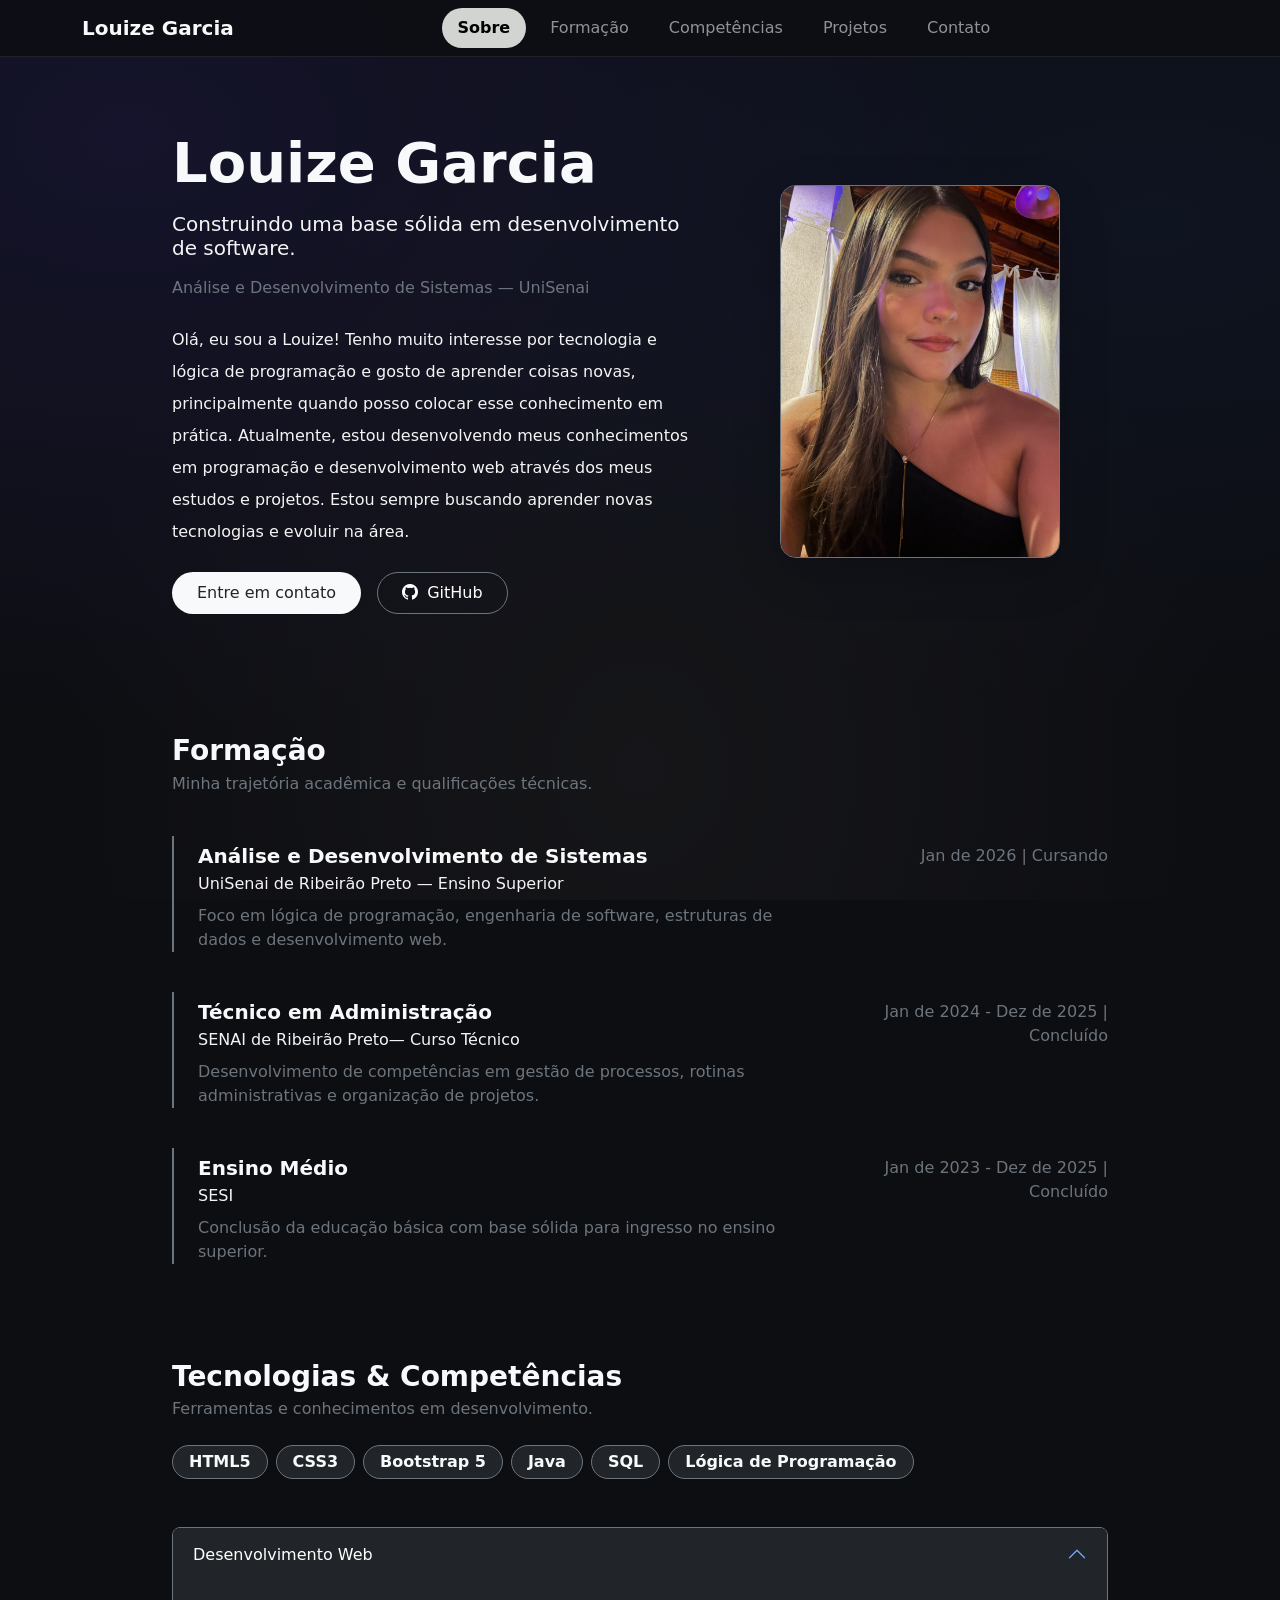
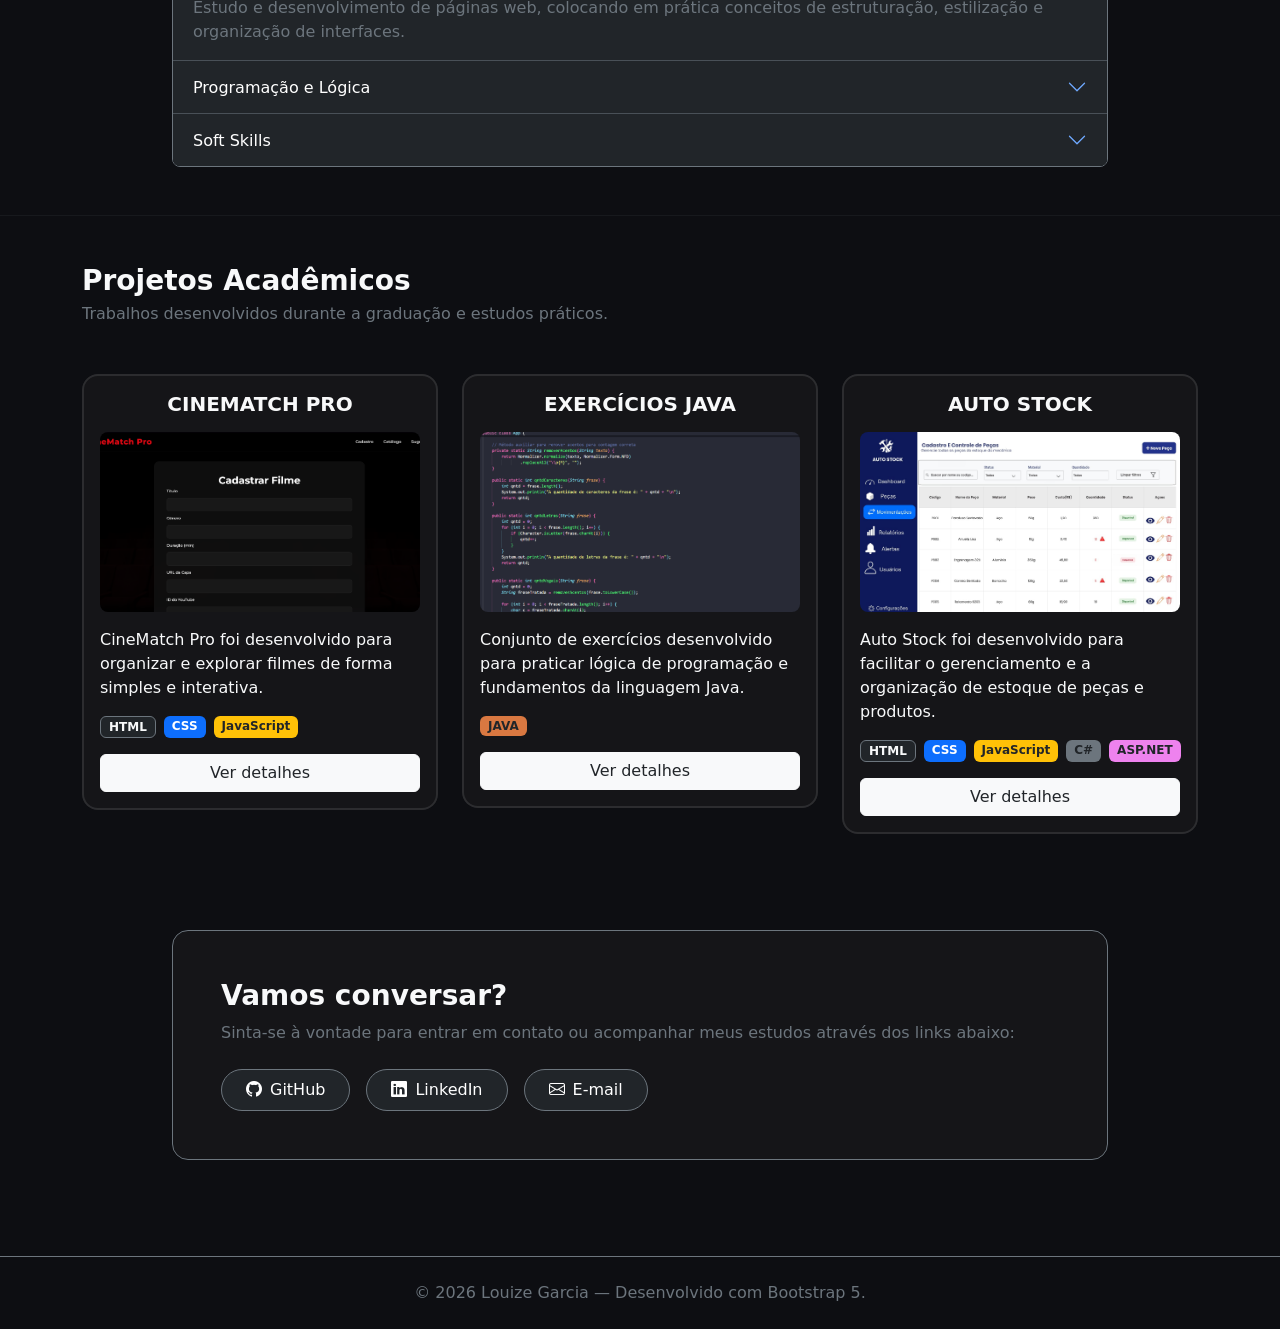
<file: index.html>
<!DOCTYPE html>
<html lang="pt-br">
<head>
    <meta charset="UTF-8">
    <meta name="viewport" content="width=device-width, initial-scale=1.0">
    <title>Louize Garcia | Portfólio</title>
    <!-- Bootstrap CSS -->
    <link href="https://cdn.jsdelivr.net/npm/bootstrap@5.3.3/dist/css/bootstrap.min.css" rel="stylesheet">
    <!-- Ícones do Bootstrap -->
    <link rel="stylesheet" href="https://cdn.jsdelivr.net/npm/bootstrap-icons@1.11.3/font/bootstrap-icons.min.css">
    <!-- Arquivo CSS Externo -->
    <link rel="stylesheet" href="style.css">
</head>
<body data-bs-spy="scroll" 
data-bs-target="#navMenu"  
data-bs-smooth-scroll="true">

    <!-- NAVBAR -->
    <nav class="navbar navbar-expand-md sticky-top navbar-custom navbar-dark"> 
        <div class="container">
            <a class="navbar-brand fw-bold text-light" href="#sobre">Louize Garcia</a>

            <button class="navbar-toggler" type="button" data-bs-toggle="collapse" data-bs-target="#navmenu">
                <span class="navbar-toggler-icon"></span>
            </button>

            <div class="collapse navbar-collapse" id="navmenu">
                <ul class="navbar-nav mx-auto d-flex gap-2 my-2 my-md-0" id="navMenu">
                    <li class="nav-item">
                        <a class="nav-link rounded-pill px-3" href="#sobre">Sobre</a>
                    </li>
                    <li class="nav-item">
                        <a class="nav-link rounded-pill px-3" href="#formacao">Formação</a>
                    </li>
                    <li class="nav-item">
                        <a class="nav-link rounded-pill px-3" href="#competencias">Competências</a>
                    </li>
                    <li class="nav-item">
                        <a class="nav-link rounded-pill px-3" href="#projetos">Projetos</a>
                    </li>
                    <li class="nav-item">
                        <a class="nav-link rounded-pill px-3" href="#contato">Contato</a>
                    </li>
                </ul>
            </div>
        </div>
    </nav>

    <!-- SEÇÃO SOBRE -->
    <section id="sobre" class="py-5">
        <div class="container" style="max-width: 960px;">
            <div class="row align-items-center gy-4 py-4">
                <div class="col-md-7">
                    <h1 class="display-4 fw-bold text-light mb-3">Louize Garcia</h1>
                    <h2 class="fs-5 fw-medium mb-3">Construindo uma base sólida em desenvolvimento de software.</h2>
                    <p class="text-secondary mb-4 fs-6">Análise e Desenvolvimento de Sistemas — UniSenai</p>
                    <p class="lh-lg mb-4 fs-6">
                        Olá, eu sou a Louize! Tenho muito interesse por tecnologia e lógica de programação e gosto de aprender coisas novas, principalmente quando posso colocar esse conhecimento em prática. Atualmente, estou desenvolvendo meus conhecimentos em programação e desenvolvimento web através dos meus estudos e projetos. Estou sempre buscando aprender novas tecnologias e evoluir na área.
                    </p>

                    <div class="d-flex flex-wrap gap-3 mt-4">
                        <a href="#contato" class="btn rounded-pill px-4 py-2 fw-medium text-dark bg-light">Entre em contato</a>
                        <a href="https://github.com/louizevinciaqui" target="_blank" class="btn rounded-pill px-4 py-2 fw-medium text-white border-secondary bg-transparent">
                            <i class="bi bi-github me-1"></i> GitHub
                        </a>
                    </div>
                </div>

                <div class="col-md-5 text-center">
                    <img src="img/foto.jpeg" alt="Foto de Louize Garcia" class="img-fluid rounded-4 shadow-lg border border-secondary" style="max-width: 280px;" >
            </div>
        </div>
    </section>

    <!-- SEÇÃO FORMAÇÃO -->
    <section id="formacao" class="py-5">
        <div class="container" style="max-width: 960px;">
            <h2 class="fs-3 fw-bold text-light mb-1">Formação</h2>
            <p class="text-secondary mb-5 fs-6">Minha trajetória acadêmica e qualificações técnicas.</p>

            <div class="border-start border-2 border-secondary ps-4 mb-5">
                <div class="row gy-2">
                    <div class="col-md-8">
                        <h3 class="fs-5 fw-bold text-light mb-1">Análise e Desenvolvimento de Sistemas</h3>
                        <p class="mb-2 fw-medium">UniSenai de Ribeirão Preto — Ensino Superior</p>
                        <p class="text-secondary fs-6 mb-0">
                            Foco em lógica de programação, engenharia de software, estruturas de dados e desenvolvimento web.
                        </p>
                    </div>
                    <div class="col-md-4 text-md-end">
                        <span class="text-secondary fs-6">Jan de 2026 | Cursando</span>
                    </div>
                </div>
            </div>

            <div class="border-start border-2 border-secondary ps-4 mb-5">
                <div class="row gy-2">
                    <div class="col-md-8">
                        <h3 class="fs-5 fw-bold text-light mb-1">Técnico em Administração</h3>
                        <p class="mb-2 fw-medium">SENAI de Ribeirão Preto— Curso Técnico</p>
                        <p class="text-secondary fs-6 mb-0">
                            Desenvolvimento de competências em gestão de processos, rotinas administrativas e organização de projetos.
                        </p>
                    </div>
                    <div class="col-md-4 text-md-end">
                        <span class="text-secondary fs-6">Jan de 2024 - Dez de 2025 | Concluído </span>
                    </div>
                </div>
            </div>

            <div class="border-start border-2 border-secondary ps-4">
                <div class="row gy-2">
                    <div class="col-md-8">
                        <h3 class="fs-5 fw-bold text-light mb-1">Ensino Médio</h3>
                        <p class="mb-2 fw-medium">SESI</p>
                        <p class="text-secondary fs-6 mb-0">
                            Conclusão da educação básica com base sólida para ingresso no ensino superior.
                        </p>
                    </div>
                    <div class="col-md-4 text-md-end">
                        <span class="text-secondary fs-6"> Jan de 2023 - Dez de 2025 | Concluído</span>
                    </div>
                </div>
            </div>
        </div>
    </section>

    <!-- SEÇÃO COMPETÊNCIAS -->
    <section id="competencias" class="py-5">
        <div class="container" style="max-width: 960px;">
            <h2 class="fs-3 fw-bold text-light mb-1">Tecnologias & Competências</h2>
            <p class="text-secondary mb-4 fs-6">Ferramentas e conhecimentos em desenvolvimento.</p>

            <!-- Badges -->
            <div class="d-flex flex-wrap gap-2 mb-5">
                <span class="badge rounded-pill bg-dark border border-secondary text-light px-3 py-2 fs-6">HTML5</span>
                <span class="badge rounded-pill bg-dark border border-secondary text-light px-3 py-2 fs-6">CSS3</span>
                <span class="badge rounded-pill bg-dark border border-secondary text-light px-3 py-2 fs-6">Bootstrap 5</span>
                <span class="badge rounded-pill bg-dark border border-secondary text-light px-3 py-2 fs-6">Java</span>
                <span class="badge rounded-pill bg-dark border border-secondary text-light px-3 py-2 fs-6">SQL</span>
                <span class="badge rounded-pill bg-dark border border-secondary text-light px-3 py-2 fs-6">Lógica de Programação</span>
            </div>

            <!-- ACCORDION BOOTSTRAP -->
            <div class="accordion accordion-flush rounded-3 border border-secondary overflow-hidden" id="accordionCompetencias" data-bs-theme="dark">
                
                <div class="accordion-item bg-dark text-white">
                    <h2 class="accordion-header">
                        <button class="accordion-button bg-dark text-white shadow-none fw-medium" type="button" data-bs-toggle="collapse" data-bs-target="#collapseUm">
                         Desenvolvimento Web
                        </button>
                    </h2>
                    <div id="collapseUm" class="accordion-collapse collapse show" data-bs-parent="#accordionCompetencias">
                        <div class="accordion-body text-secondary fs-6">
                            Estudo e desenvolvimento de páginas web, colocando em prática conceitos de estruturação, estilização e organização de interfaces.
                        </div>
                    </div>
                </div>

                <div class="accordion-item bg-dark text-white">
                    <h2 class="accordion-header">
                        <button class="accordion-button collapsed bg-dark text-white shadow-none fw-medium" type="button" data-bs-toggle="collapse" data-bs-target="#collapseDois">
                         Programação e Lógica
                        </button>
                    </h2>
                    <div id="collapseDois" class="accordion-collapse collapse" data-bs-parent="#accordionCompetencias">
                        <div class="accordion-body text-secondary fs-6">
                            Prática de lógica de programação utilizando Java, com desenvolvimento de exercícios e resolução de problemas para fortalecer o raciocínio e os fundamentos da programação.
                        </div>
                    </div>
                </div>

                <div class="accordion-item bg-dark text-white">
                    <h2 class="accordion-header">
                        <button class="accordion-button collapsed bg-dark text-white shadow-none fw-medium" type="button" data-bs-toggle="collapse" data-bs-target="#collapseTres">
                         Soft Skills
                        </button>
                    </h2>
                    <div id="collapseTres" class="accordion-collapse collapse" data-bs-parent="#accordionCompetencias">
                        <div class="accordion-body text-secondary fs-6">
                            Organização, pensamento analítico, criatividade e capacidade de aprender novas tecnologias. Também valorizo o trabalho em equipe, a comunicação e a busca constante por evolução.
                        </div>
                    </div>
                </div>

            </div>
        </div>
    </section>

    <!-- SEÇÃO PROJETOS ACADÊMICOS -->
    <section id="projetos" class="py-5 border-top border-secondary border-opacity-10">
        <div class="container" style="max-width: 1140px;">
            <h2 class="fs-3 fw-bold text-light mb-1">Projetos Acadêmicos</h2>
            <p class="text-secondary mb-5 fs-6">Trabalhos desenvolvidos durante a graduação e estudos práticos.</p>

            <div class="row g-4 align-items-start">

                <!-- CARD 1: CINEMATCH PRO -->
                <div class="col-md-4">
                    <div class="card-custom p-3 rounded-4 h-100 d-flex flex-column">
                        <h3 class="fs-5 fw-bold text-light text-center mb-3 text-uppercase">CINEMATCH PRO</h3>
                        
                        <div class="mb-3 overflow-hidden rounded-3 bg-black" style="height: 180px;">
                            <img src="img/cinematch.png" alt="Projeto Cinematch Pro" class="w-100 h-100 object-fit-cover">
                        </div>

                        <p class="text-light fs-6 mb-3">
                            CineMatch Pro foi desenvolvido para organizar e explorar filmes de forma simples e interativa.
                        </p>

                        <div class="d-flex gap-2 mb-3">
                            <span class="badge bg-dark border border-secondary px-2 py-1 text-light">HTML</span>
                            <span class="badge bg-primary px-2 py-1">CSS</span>
                            <span class="badge bg-warning text-dark px-2 py-1">JavaScript</span>
                        </div>

                        <!-- Botão e Conteúdo Expansível -->
                        <button class="btn btn-light text-dark w-100 fw-medium mt-auto" type="button" data-bs-toggle="collapse" data-bs-target="#detalhe1" aria-expanded="false">
                            Ver detalhes
                        </button>
                        
                        <div class="collapse mt-2" id="detalhe1">
                            <div class="p-3 rounded-3 bg-light text-dark fs-6">
                                <p class="mb-3">Aplicação para gerenciamento de uma coleção de filmes, com cadastro, consulta e organização dos títulos. A interface foi desenvolvida para proporcionar uma navegação simples e intuitiva pelo catálogo.</p>
                                <a href="https://louizevinciaqui.github.io/cinematch-pro/" target="_blank" class="btn btn-outline-dark btn-sm rounded-2">Abrir projeto</a>
                            </div>
                        </div>
                    </div>
                </div>

                <!-- CARD 2: EXERCÍCIOS JAVA -->
                <div class="col-md-4">
                    <div class="card-custom p-3 rounded-4 h-100 d-flex flex-column">
                        <h3 class="fs-5 fw-bold text-light text-center mb-3 text-uppercase">EXERCÍCIOS JAVA</h3>
                        
                        <div class="mb-3 overflow-hidden rounded-3 bg-black" style="height: 180px;">
                            <img src="img/java.png" alt="Exercicio de Java" class="w-100 h-100 object-fit-cover">
                        </div>

                        <p class="text-light fs-6 mb-3">
                            Conjunto de exercícios desenvolvido para praticar lógica de programação e fundamentos da linguagem Java.
                        </p>

                        <div class="d-flex gap-2 mb-3">
                            <span class="badge bg-laranja text-dark px-2 py-1">JAVA</span>
                        </div>

                        <button class="btn btn-light text-dark w-100 fw-medium mt-auto" type="button" data-bs-toggle="collapse" data-bs-target="#detalhe2" aria-expanded="false">
                            Ver detalhes
                        </button>
                        
                        <div class="collapse mt-2" id="detalhe2">
                            <div class="p-3 rounded-3 bg-light text-dark fs-6">
                                <p class="mb-3">Repositório com 10 exercícios desenvolvidos durante meus estudos de lógica de programação em Java. As atividades foram utilizadas para praticar a construção de algoritmos, resolução de problemas e aplicação dos fundamentos da linguagem.</p>
                                <a href="https://github.com/louizevinciaqui/SENAI-DBACK" target="_blank" class="btn btn-outline-dark btn-sm rounded-2">Ver no GitHub</a>
                            </div>
                        </div>
                    </div>
                </div>

                <!-- CARD 3: AUTO STOCK -->
                <div class="col-md-4">
                    <div class="card-custom p-3 rounded-4 h-100 d-flex flex-column">
                        <h3 class="fs-5 fw-bold text-light text-center mb-3 text-uppercase">AUTO STOCK</h3>
                        
                        <div class="mb-3 overflow-hidden rounded-3 bg-black" style="height: 180px;">
                            <img src="img/autostock.jpeg" alt="Projeto Auto Stock" class="w-100 h-100 object-fit-cover" >
                        </div>

                        <p class="text-light fs-6 mb-3">
                            Auto Stock foi desenvolvido para facilitar o gerenciamento e a organização de estoque de peças e produtos.
                        </p>

                        <div class="d-flex gap-2 mb-3">
                            <span class="badge bg-dark border border-secondary px-2 py-1 text-light">HTML</span>
                            <span class="badge bg-primary px-2 py-1">CSS</span>
                            <span class="badge bg-warning text-dark px-2 py-1">JavaScript</span>
                            <span class="badge bg-secondary text-dark px-2 py-1">C#</span>
                            <span class="badge bg-violeta text-dark px-2 py-1">ASP.NET</span>
                        </div>

                        <button class="btn btn-light text-dark w-100 fw-medium mt-auto" type="button" data-bs-toggle="collapse" data-bs-target="#detalhe3" aria-expanded="false">
                            Ver detalhes
                        </button>
                        
                        <div class="collapse mt-2" id="detalhe3">
                            <div class="p-3 rounded-3 bg-light text-dark fs-6">
                                <p class="mb-3">Sistema web de gerenciamento de estoque, desenvolvido para permitir o cadastro, consulta, edição e exclusão de produtos, além do controle de quantidade e movimentação de itens. O projeto foi desenvolvido como atividade acadêmica do curso de Análise e Desenvolvimento de Sistemas.</p>
                                <a href="https://github.com/Luiz-aoms/SistemaAutoStock" target="_blank" class="btn btn-outline-dark btn-sm rounded-2">Ver no GitHub</a>
                            </div>
                        </div>
                    </div>
                </div>

            </div>
        </div>
    </section>

    <!-- SEÇÃO CONTATO -->
    <section id="contato" class="py-5 mb-5">
        <div class="container" style="max-width: 960px;">
            <div class="p-5 rounded-4 border border-secondary bg-card">
                <h2 class="fs-3 fw-bold text-light mb-2">Vamos conversar?</h2>
                <p class="text-secondary mb-4 fs-6">Sinta-se à vontade para entrar em contato ou acompanhar meus estudos através dos links abaixo:</p>

                <div class="d-flex flex-wrap gap-3">
                    <a href="https://github.com/louizevinciaqui" target="_blank" class="btn btn-dark border-secondary px-4 py-2 rounded-pill">
                        <i class="bi bi-github me-2"></i>GitHub
                    </a>
                    <a href="https://www.linkedin.com/in/louizegarcia/" target="_blank" class="btn btn-dark border-secondary px-4 py-2 rounded-pill">
                        <i class="bi bi-linkedin me-2"></i>LinkedIn
                    </a>
                    <a href="mailto:louizevinciaqui@outlook.com" class="btn btn-dark border-secondary px-4 py-2 rounded-pill">
                        <i class="bi bi-envelope me-2"></i>E-mail
                    </a>
                </div>
            </div>
        </div>
    </section>

    <!-- FOOTER -->
    <footer class="py-4 border-top border-secondary text-center text-secondary fs-6">
        <div class="container">
            <p class="mb-0">© 2026 Louize Garcia — Desenvolvido com Bootstrap 5.</p>
        </div>
    </footer>

    <!-- SCRIPT DO BOOTSTRAP (ESSENCIAL PARA OS CLIQUES FUNCIONAREM) -->
    <script src="https://cdn.jsdelivr.net/npm/bootstrap@5.3.3/dist/js/bootstrap.bundle.min.js"></script>
</body>
</html>
</file>
<file: style.css>
body {
    background-color: #0d0e12;
    background-image: 
        radial-gradient(at 10% 15%, rgba(30, 27, 75, 0.45) 0px, transparent 55%),
        radial-gradient(at 90% 25%, rgba(15, 23, 42, 0.6) 0px, transparent 50%),
        radial-gradient(at 50% 85%, rgba(24, 24, 27, 0.8) 0px, transparent 65%);
    background-attachment: fixed;
    color: #f4f4f5;
    font-family: system-ui, -apple-system, sans-serif;
    position: relative;
}

.bg-laranja {
  background-color: #d97841;
}

.bg-violeta{
    background-color: violet;
}

.nav-link.active {
    background-color: #d1d4d0;
    color: rgb(0, 0, 0) !important;
    font-weight: 600;
}

.navbar-custom {
    background-color: rgba(13, 14, 18, 0.8);
    backdrop-filter: blur(12px);
    -webkit-backdrop-filter: blur(12px);
    border-bottom: 1px solid rgba(255, 255, 255, 0.08);
}

.card-custom, .bg-card {
    background-color: rgba(24, 24, 27, 0.75);
    backdrop-filter: blur(8px);
    border: 2px solid rgba(255, 255, 255, 0.1);
    transition: transform 0.2s ease, border-color 0.2s ease, box-shadow 0.2s ease;
}

.card-custom:hover {
    transform: translateY(-4px);
    border-color: rgba(255, 255, 255, 0.25);
    box-shadow: 0 10px 25px -5px rgba(0, 0, 0, 0.5);
}
</file>
